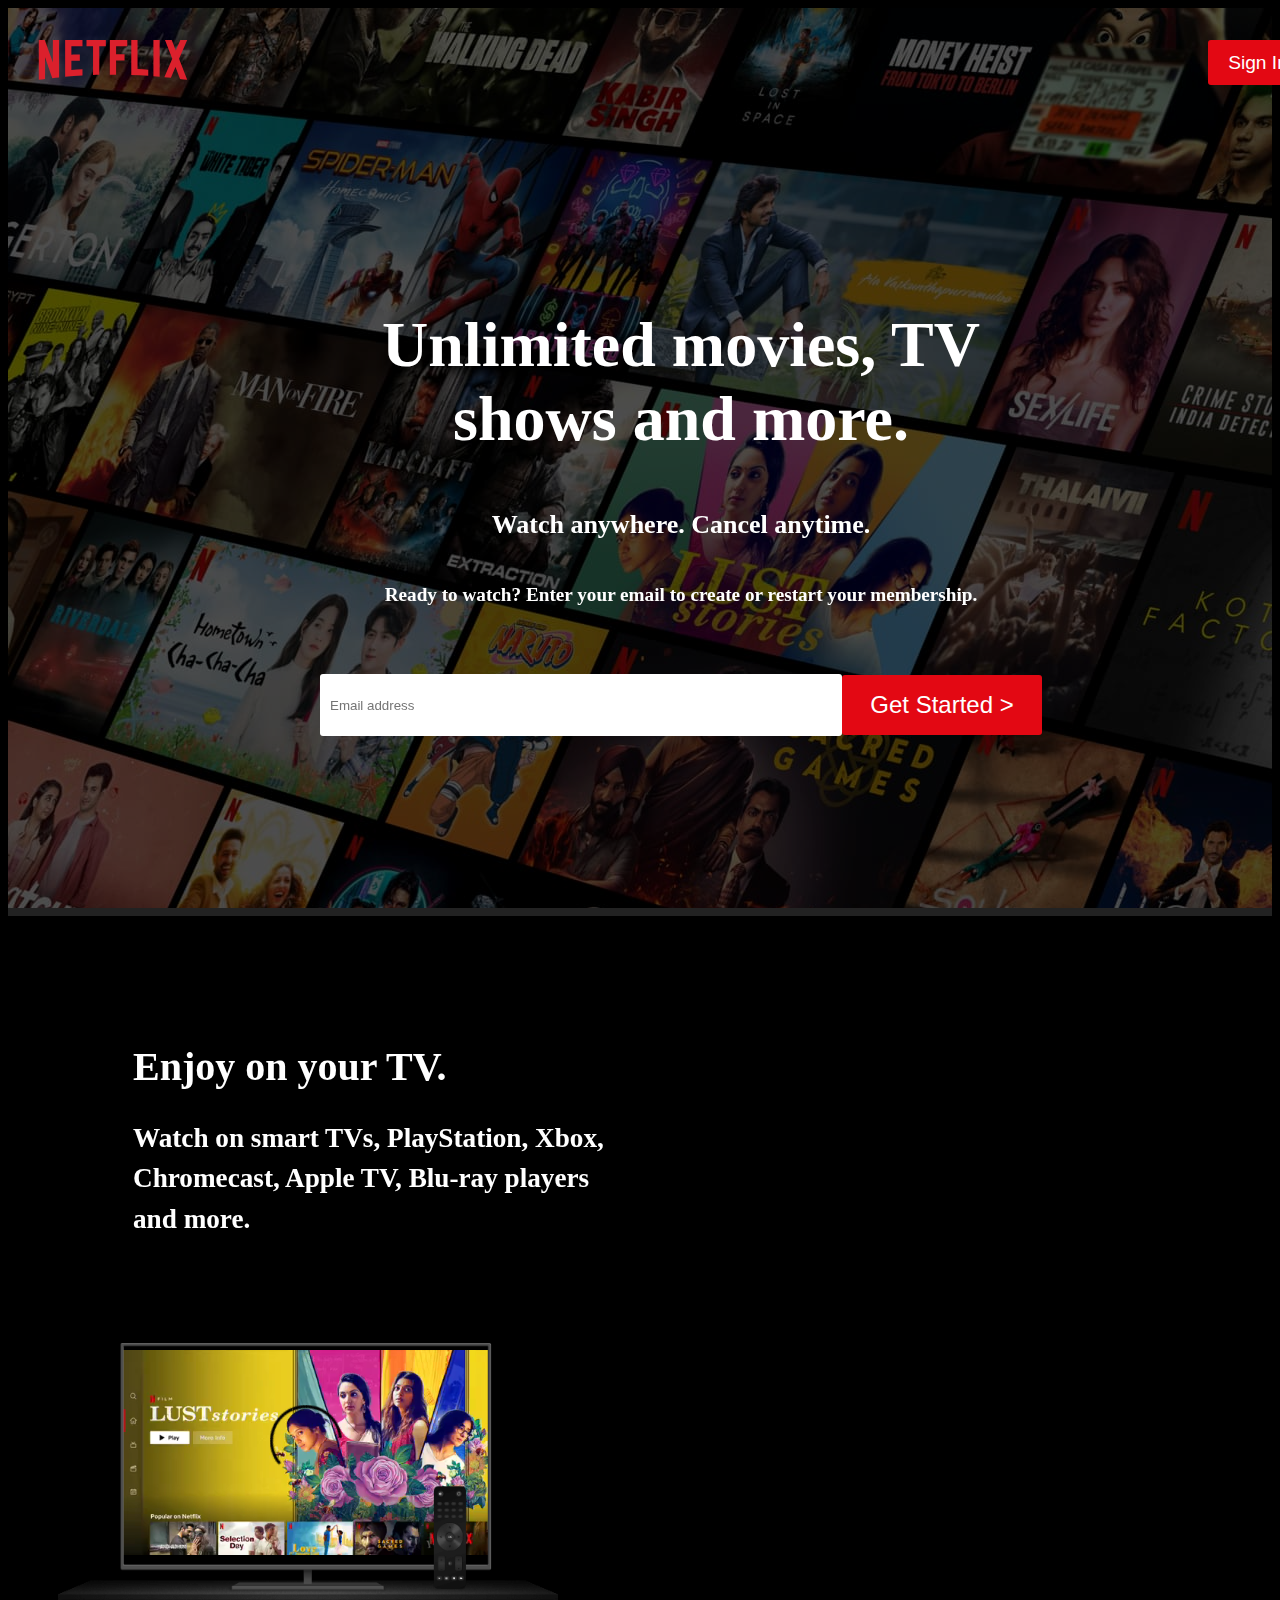
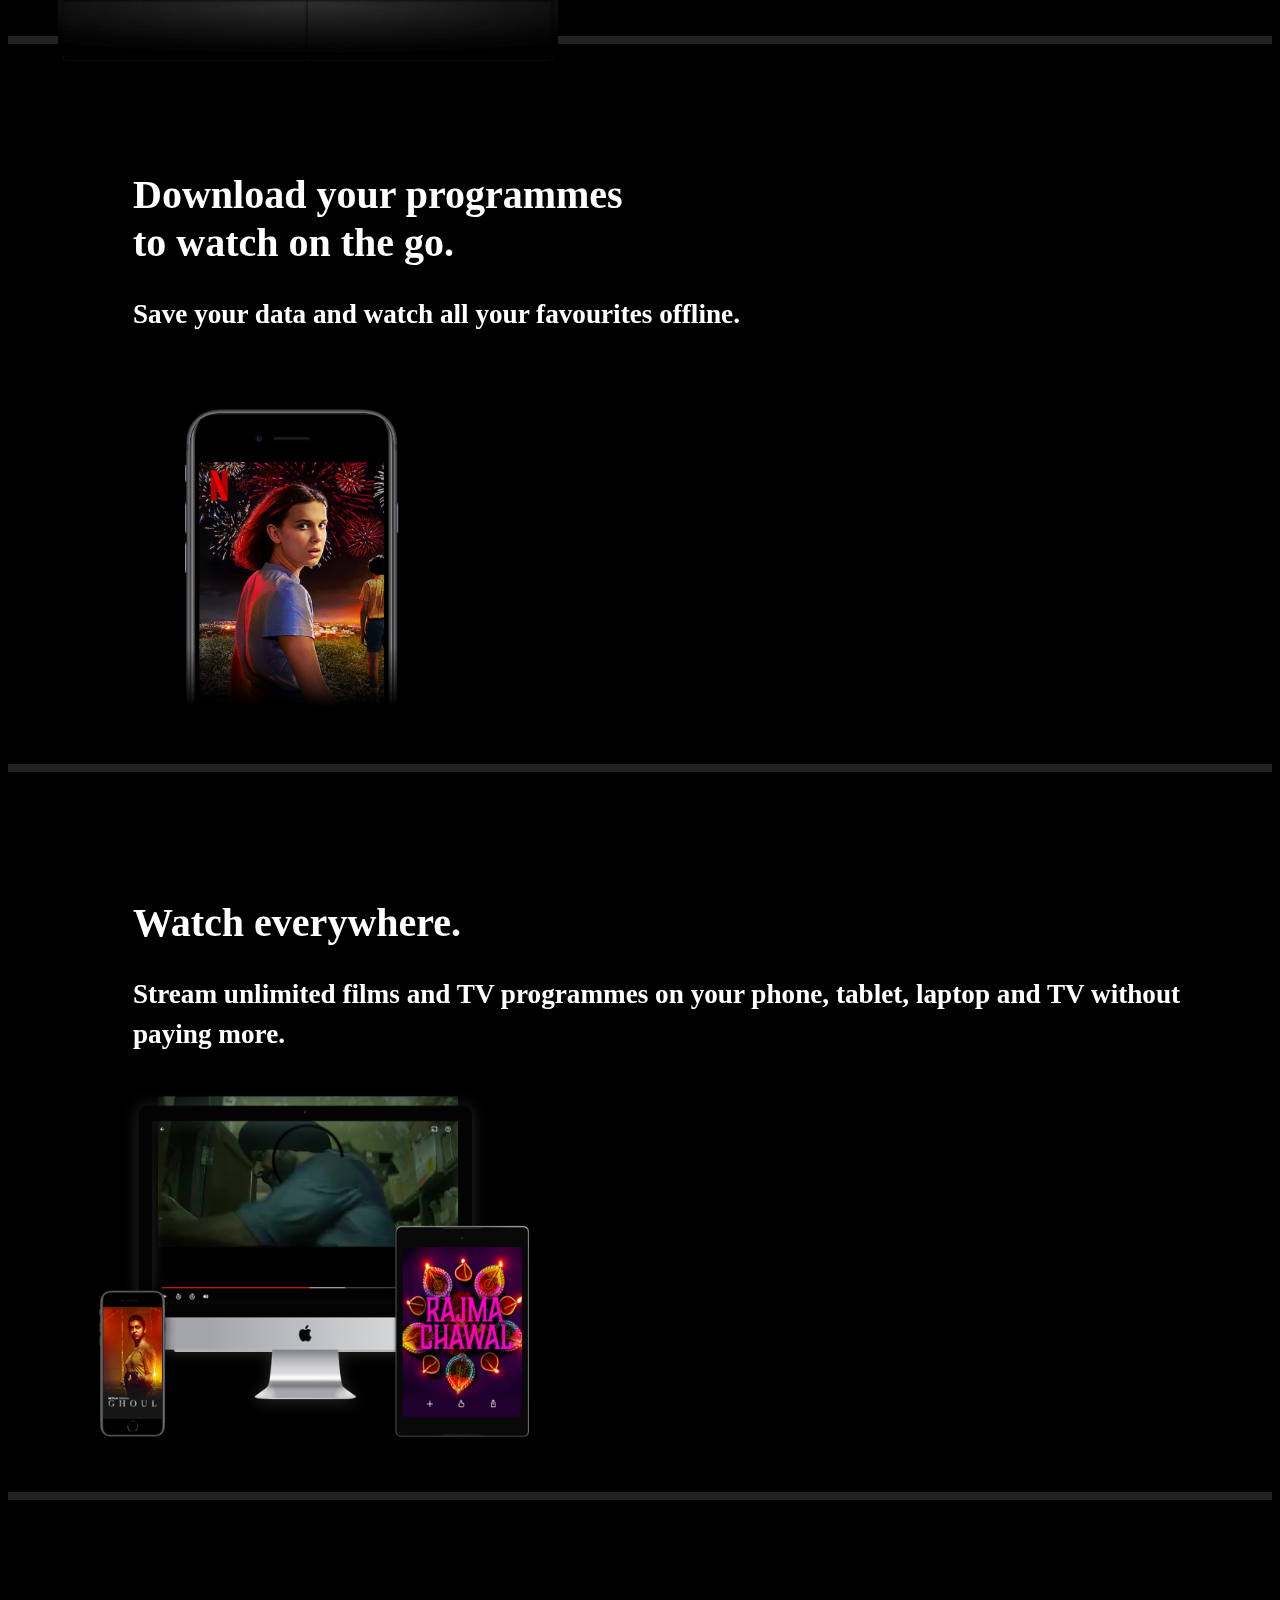
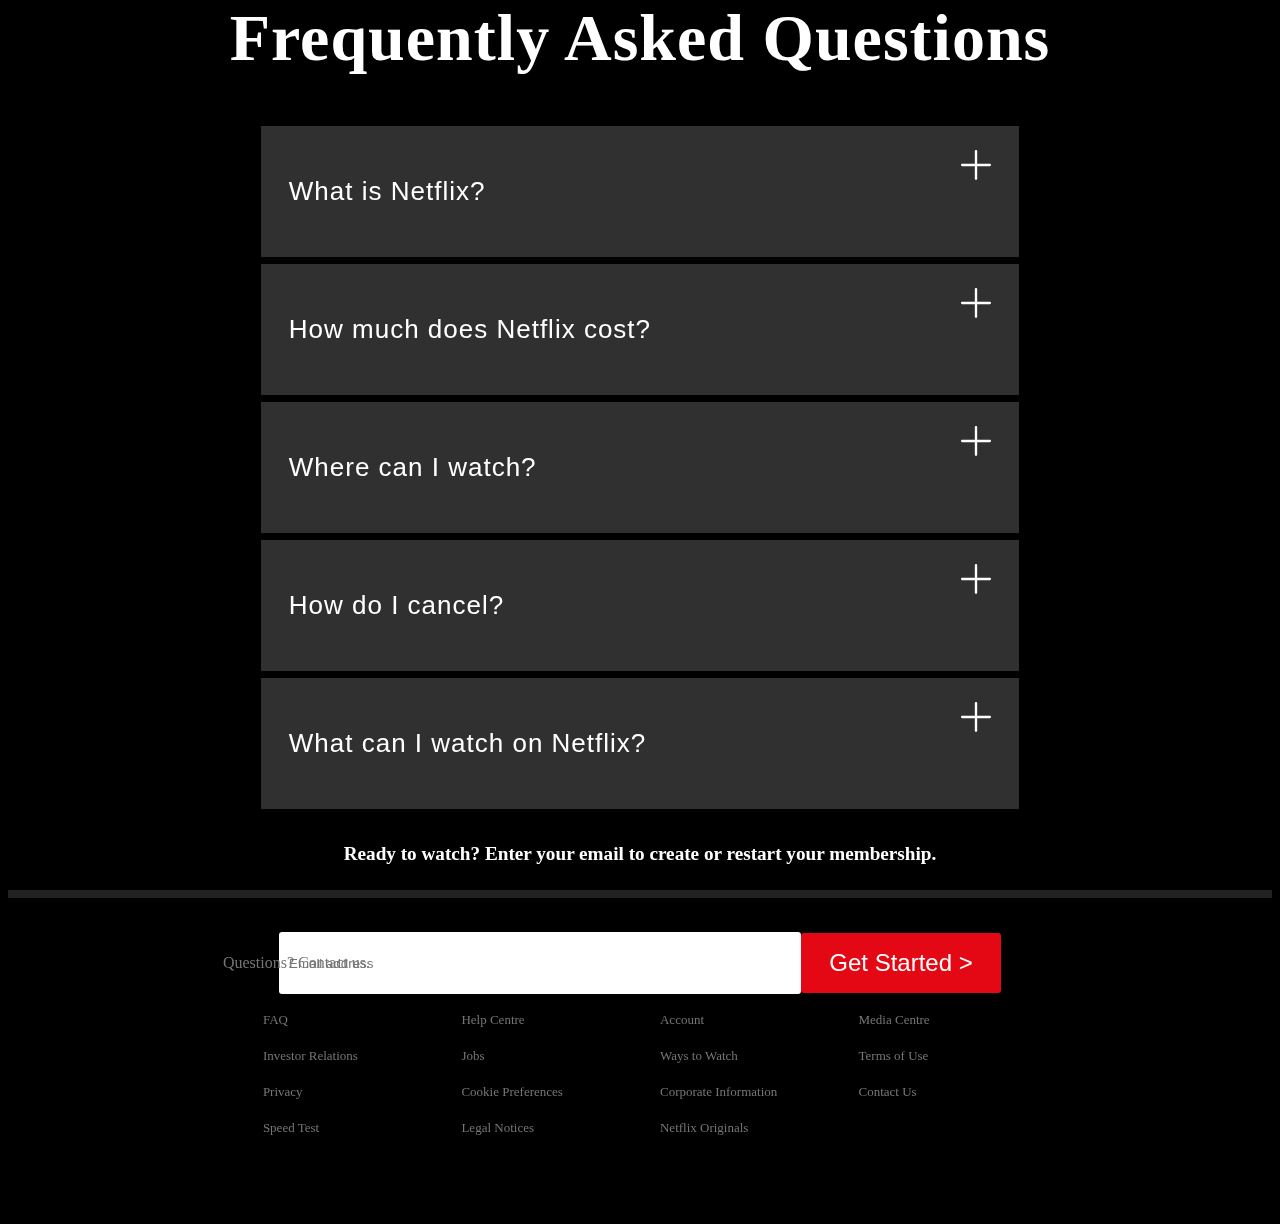
<file: Netflix/index.html>
<!DOCTYPE html>
<html lang="en">
<head>
    <meta charset="UTF-8">
    <meta http-equiv="X-UA-Compatible" content="IE=edge">
    <meta name="viewport" content="width=device-width, initial-scale=1.0">

    <!--Google Fonts-->
    <link rel="preconnect" href="https://fonts.googleapis.com">
    <link rel="preconnect" href="https://fonts.gstatic.com" crossorigin>
    <link href="https://fonts.googleapis.com/css2?family=Montserrat:wght@200;300;400;500;600&display=swap" rel="stylesheet">
    <link rel="stylesheet" href="https://cdnjs.cloudflare.com/ajax/libs/font-awesome/4.7.0/css/font-awesome.min.css">
     <!--Bootstrap-->
    <script src="https://ajax.googleapis.com/ajax/libs/jquery/2.2.0/jquery.min.js"></script>
    <link href="https://cdn.jsdelivr.net/npm/bootstrap@5.0.2/dist/css/bootstrap.min.css" rel="stylesheet" integrity="sha384-EVSTQN3/azprG1Anm3QDgpJLIm9Nao0Yz1ztcQTwFspd3yD65VohhpuuCOmLASjC" crossorigin="anonymous">
    <script src="https://cdn.jsdelivr.net/npm/bootstrap@5.0.2/dist/js/bootstrap.bundle.min.js" integrity="sha384-MrcW6ZMFYlzcLA8Nl+NtUVF0sA7MsXsP1UyJoMp4YLEuNSfAP+JcXn/tWtIaxVXM" crossorigin="anonymous"></script>
    <link rel="stylesheet" href="style.css">
    <link rel="icon" href="netflix-icon.svg">
    <title>Netflix India - Watch TV Shows Online, Watch Movies Online</title>
</head>
<body>
    <div class="top-container">
        <img class="bg" src="bg.jpg" alt="background">
        <div class="header-wrapper">
                <img class="logo" src="netflix.svg" alt="Netflix">
                <form action="signIn.html" method="post">
                    <button  type="submit" class="btn-Sign-In">Sign In</button>
                </form>
        </div>
        <div class="showcase-content">
            <h1 class="heading">Unlimited movies, TV<br> shows and more.</h1>
            <h2 class="sub-heading">Watch anywhere. Cancel anytime.</h2>
            <h4 class="info">Ready to watch? Enter your email to create or restart your membership.</h4>
            <form class="membership" method="POST">
                <input type="email" placeholder="Email address">
                <button type="submit">Get Started ></button>
            </form>
        </div>
    </div>

    <div class="second-container">
        <div class="container-fluid">
            <div class="row">
                <div class="col-lg-6 text1">
                    <h1 class="middle-heading">Enjoy on your TV.</h1>
                    <h2 class="middle-sub-heading">Watch on smart TVs, PlayStation, Xbox,<br> Chromecast, Apple TV, Blu-ray players<br> and more.</h2>
                </div>
                <div class="col-lg-6">
                    <div class="tv-container">
                        <img class="tv" src="tv.png" alt="TV">
                        <video controls="controls autoplay"  autoplay muted loop playsinline width="365" height="400">
                            <source src="video-tv-1.mp4" type="video/mp4">
                        </video>
                    </div>
                </div>
            </div>
        </div>
    </div>
    <div class="second-container">
        <div class="container-fluid">
            <div class="row">
                <div class="col-lg-6 col-xs-12 text1">
                    <h1 class="middle-heading">Download your programmes<br>to watch on the go.</h1>
                    <h2 class="middle-sub-heading">Save your data and watch all your favourites offline.</h2>
                </div>
                <div class="col-lg-6 col-xs-12">
                    <img class="phone" src="phone.jpg" alt="phone">
                </div>
            </div>
        </div>
    </div>
    <div class="second-container">
        <div class="container-fluid">
            <div class="row">
                <div class="col-lg-6 text1">
                    <h1 class="middle-heading">Watch everywhere.</h1>
                    <h2 class="middle-sub-heading">Stream unlimited films and TV programmes on your phone, tablet, laptop and TV without paying more.</h2>
                </div>
                <div class="col-lg-6">
                    <div class="tv-container2">
                        <img class="tv" src="tv2.png" alt="TV2">
                        <video controls="controls autoplay"  autoplay muted loop playsinline width="300" height="400">
                            <source src="video2.mp4" type="video/mp4">
                        </video>
                    </div>
                </div>
            </div>
        </div>
    </div>

    <section class="questions">
        <div class="faq_head">
            <h1>Frequently Asked Questions</h1>
        </div>
        <div class="collapsible-menu">
            <button type="button" class="collapsible">
                <h3>
                    What is Netflix?
                </h3>
                <img src="plus.svg" class="expand_icon">
            </button>
            <div class="content">
                <p>Netflix is a streaming service that offers a wide variety of award-winning TV shows, movies, anime,
                    documentaries and more – on thousands of internet-connected devices.
                </p><br>

                <p>You can watch as much as you want, whenever you want, without a single ad – all for one low monthly
                    price. There's always something new to discover, and new TV shows and movies are added every week!
                </p>
            </div>
        </div>
        <div class="collapsible-menu">
            <button type="button" class="collapsible">
                <h3>
                    How much does Netflix cost?
                </h3>
                <img src="plus.svg" class="expand_icon">
            </button>
            <div class="content">
                <p>Watch Netflix on your smartphone, tablet, Smart TV, laptop, or streaming device, all for one fixed
                    monthly fee. Plans range from ₹ 199 to ₹ 799 a month. No extra costs, no contracts.
                </p>
            </div>
        </div>
        <div class="collapsible-menu">
            <button type="button" class="collapsible">
                <h3>
                    Where can I watch?
                </h3>
                <img src="plus.svg" class="expand_icon">
            </button>
            <div class="content">
                <p>Watch anywhere, anytime, on an unlimited number of devices. Sign in with your Netflix account to
                    watch instantly on the web at netflix.com from your personal computer or on any internet-connected
                    device that offers the Netflix app, including smart TVs, smartphones, tablets, streaming media
                    players and game consoles.
                </p><br>

                <p>You can also download your favourite shows with the iOS, Android, or Windows 10 app. Use downloads to
                    watch while you're on the go and without an internet connection. Take Netflix with you anywhere.
                </p>
            </div>
        </div>
        <div class="collapsible-menu">
            <button type="button" class="collapsible">
                <h3>
                    How do I cancel?
                </h3>
                <img src="plus.svg" class="expand_icon">
            </button>
            <div class="content">
                <p>Netflix is flexible. There are no annoying contracts and no commitments. You can easily cancel your
                    account online in two clicks. There are no cancellation fees – start or stop your account anytime.
                </p>
            </div>
        </div>
        <div class="collapsible-menu">
            <button type="button" class="collapsible">
                <h3>
                    What can I watch on Netflix?
                </h3>
                <img src="plus.svg" class="expand_icon">
            </button>
            <div class="content">
                <p>Netflix has an extensive library of feature films, documentaries, TV shows, anime, award-winning
                    Netflix originals, and more. Watch as much as you want, anytime you want.</p>
            </div>
        </div>
        <h4 class="info">Ready to watch? Enter your email to create or restart your membership.</h4>
            <form class="membership" method="POST">
                <input type="email" placeholder="Email address">
                <button type="submit">Get Started ></button>
            </form>
    </section>

    <footer>
        <p>Questions? Contact us.</p>
        <ul class="footer-elements">
            <li class="footer-element">
                <a href="#"><span>FAQ</span></a>
            </li>
            <li class="footer-element">
                <a href="#"><span>Help Centre</span></a>
            </li>
            <li class="footer-element">
                <a href="#"><span>Account</span></a>
            </li>
            <li class="footer-element">
                <a href="#"><span>Media Centre</span></a>
            </li>
            <li class="footer-element">
                <a href="#"><span>Investor Relations</span></a>
            </li>
            <li class="footer-element">
                <a href="#"><span>Jobs</span></a>
            </li>
            <li class="footer-element">
                <a href="#"><span>Ways to Watch</span></a>
            </li>
            <li class="footer-element">
                <a href="#"><span>Terms of Use</span></a>
            </li>
            <li class="footer-element">
                <a href="#"><span>Privacy</span></a>
            </li>
            <li class="footer-element">
                <a href="#"><span>Cookie Preferences</span></a>
            </li>
            <li class="footer-element">
                <a href="#"><span>Corporate Information</span></a>
            </li>
            <li class="footer-element">
                <a href="#"><span>Contact Us</span></a>
            </li>
            <li class="footer-element">
                <a href="#"><span>Speed Test</span></a>
            </li>
            <li class="footer-element">
                <a href="#"><span>Legal Notices</span></a>
            </li>
            <li class="footer-element">
                <a href="#"><span>Netflix Originals</span></a>
            </li>
        </ul>
    </footer>

    <script src="script.js"></script>
</body>
</file>
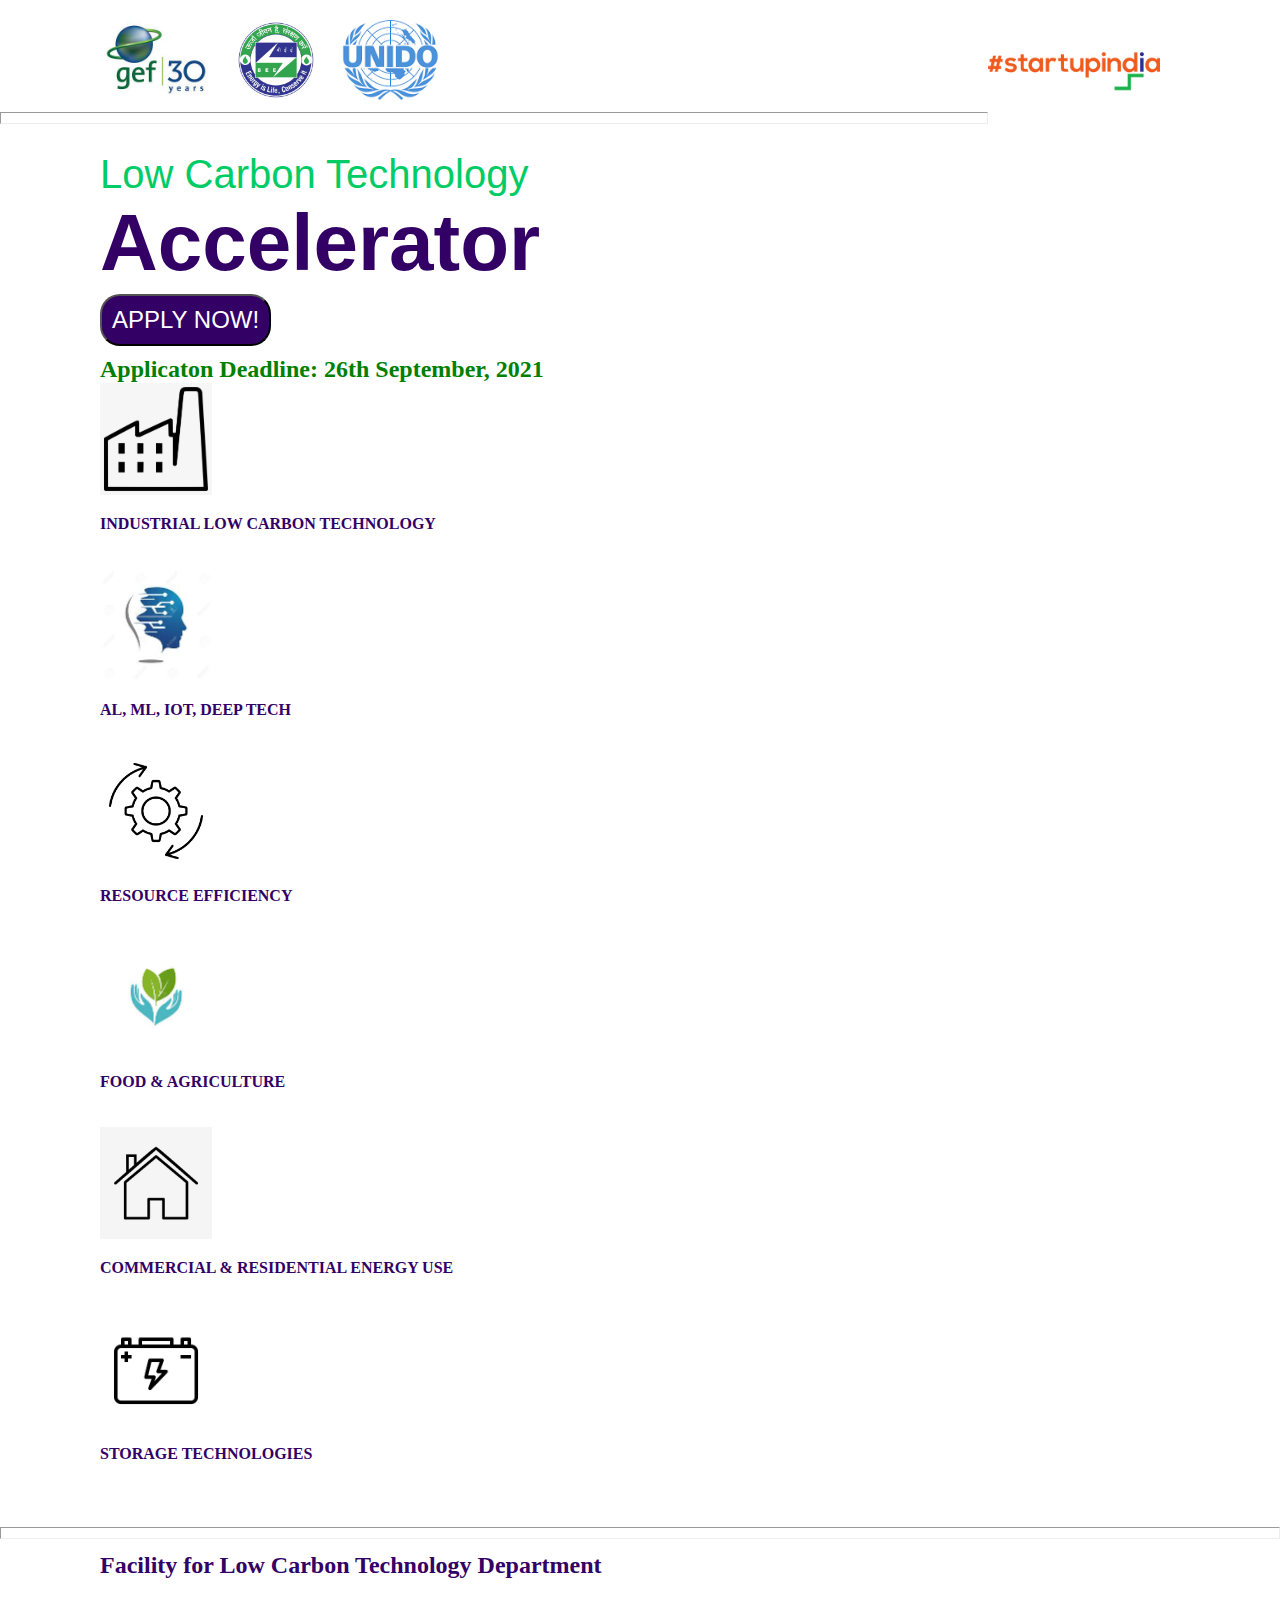
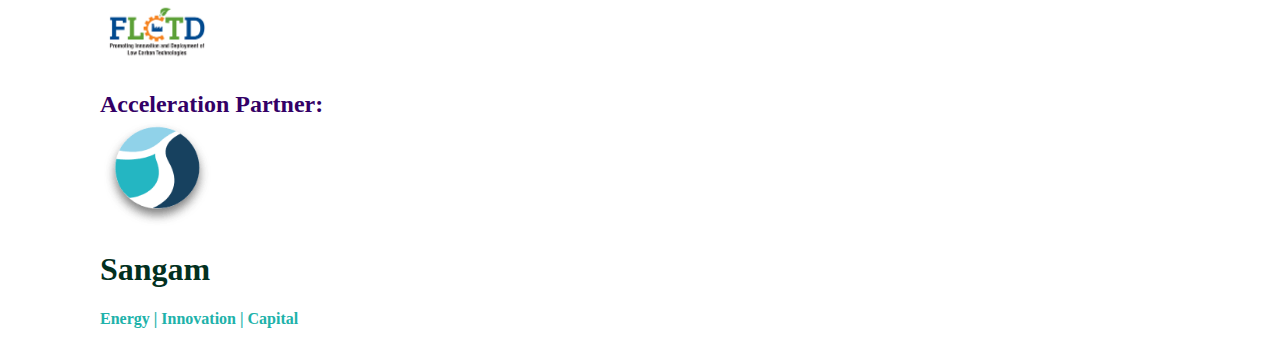
<file: project2/index.html>
<!DOCTYPE html>
<html lang="en">
<head>
    <meta charset="UTF-8">
    <meta http-equiv="X-UA-Compatible" content="IE=edge">
    <meta name="viewport" content="width=device-width, initial-scale=1.0">

    <!--Google Fonts-->
    <link rel="preconnect" href="https://fonts.googleapis.com">
    <link rel="preconnect" href="https://fonts.gstatic.com" crossorigin>
    <link href="https://fonts.googleapis.com/css2?family=Montserrat:wght@200;300;400;500;600&display=swap" rel="stylesheet">
    
     <!--Bootstrap-->
    <script src="https://ajax.googleapis.com/ajax/libs/jquery/2.2.0/jquery.min.js"></script>
    <link href="https://cdn.jsdelivr.net/npm/bootstrap@5.0.2/dist/css/bootstrap.min.css" rel="stylesheet" integrity="sha384-EVSTQN3/azprG1Anm3QDgpJLIm9Nao0Yz1ztcQTwFspd3yD65VohhpuuCOmLASjC" crossorigin="anonymous">
    <script src="https://cdn.jsdelivr.net/npm/bootstrap@5.0.2/dist/js/bootstrap.bundle.min.js" integrity="sha384-MrcW6ZMFYlzcLA8Nl+NtUVF0sA7MsXsP1UyJoMp4YLEuNSfAP+JcXn/tWtIaxVXM" crossorigin="anonymous"></script>
    <link rel="stylesheet" href="style.css">
    <title>#Startupindia</title>
</head>
<body>
    <div class="top-container">
        <img class="gef-logo logo" src="gef.jpg" alt="gef-logo">
        <img class="energy-logo logo" src="energy.jpg" alt="energy-logo">
        <img class="unido-logo logo" src="unido.png" alt="unido-logo">
        <img class="start-India logo" src="Startup-India.png" alt="Startup-India-logo">
    </div>

    <hr style="height: 10px; color: skyblue">
    <div class="middle-container">
        <div class="row">
            <div class="col-lg-6">
                <h2 class="sub-heading-1">Low Carbon Technology</h2>
                <h1 class="main-heading">Accelerator</h1>
                <button class="btn" type="button">APPLY NOW!</button>
                <h3 class="sub-heading-2">Applicaton Deadline: 26th September, 2021</h3>
            </div>

            <div class="col-lg-6">
                <div class="container-fluid">
                    <div class="row">
                        <div class="col-lg-4 icons">
                            <img class="icon-img" src="factory.png" alt="industry-logo">
                            <h3 class="icon-heading">Industrial low carbon Technology</h3>
                        </div>
                        <div class="col-lg-4 icons">
                            <img class="icon-img al" src="Al.jpg" alt="al_logo">
                            <h3 class="icon-heading">Al, Ml, Iot, Deep tech</h3>
                        </div>
                        <div class="col-lg-4 icons">
                            <img class="icon-img" src="resource.png" alt="resorce_logo">
                            <h3 class="icon-heading">Resource Efficiency</h3>
                        </div>
                    </div>
                    <div class="row">
                        <div class="col-lg-4 icons">
                            <img class="icon-img food" src="food.jpg" alt="food_logo">
                            <h3 class="icon-heading">Food & Agriculture</h3>
                        </div>
                        <div class="col-lg-4 icons">
                            <img class="icon-img" src="home.jpg" alt="home-logo">
                            <h3 class="icon-heading">Commercial & Residential energy use</h3>
                        </div>
                        <div class="col-lg-4 icons">
                            <img class="icon-img" src="storage.jpg" alt="storage-logo">
                            <h3 class="icon-heading">Storage Technologies</h3>
                        </div>
                    </div>
                </div>
            </div>
        </div>
    </div><!--end of middle-container-->
  
    <hr style="height: 10px; color: skyblue">

    <div class="grid-container">
        <div class="container-fluid">
            <div class="row">
                <div class="col-lg-6">
                    <div class="row">
                        <div class="col-lg-6">
                            <h2 class="bottom-heading">Facility for Low Carbon Technology Department</h2>
                        </div>
                        <div class="col-lg-6">
                            <img class="flctd-logo" src="flctd.png" alt="flctd-logo">
                        </div>
                    </div>
                </div>
                    
                <div class="col-lg-6">
                    <div class="row">
                        <div class="col-lg-4 footer-info">
                            <h2 class="bottom-heading">Acceleration Partner:</h2>
                        </div>
                        <div class="col-lg-4 footer-info">
                            <img class="sangam_logo" src="sangam.png" alt="sangam-logo">
                        </div>
                        <div class="col-lg-4 footer-info">
                            <h1 class="Sangam">Sangam</h1>
                            <p class="sangam-info">Energy | Innovation | Capital</p>
                        </div>
                    </div>
                </div>           
            </div>
        </div>
    </div>
</body>
</html>
</file>
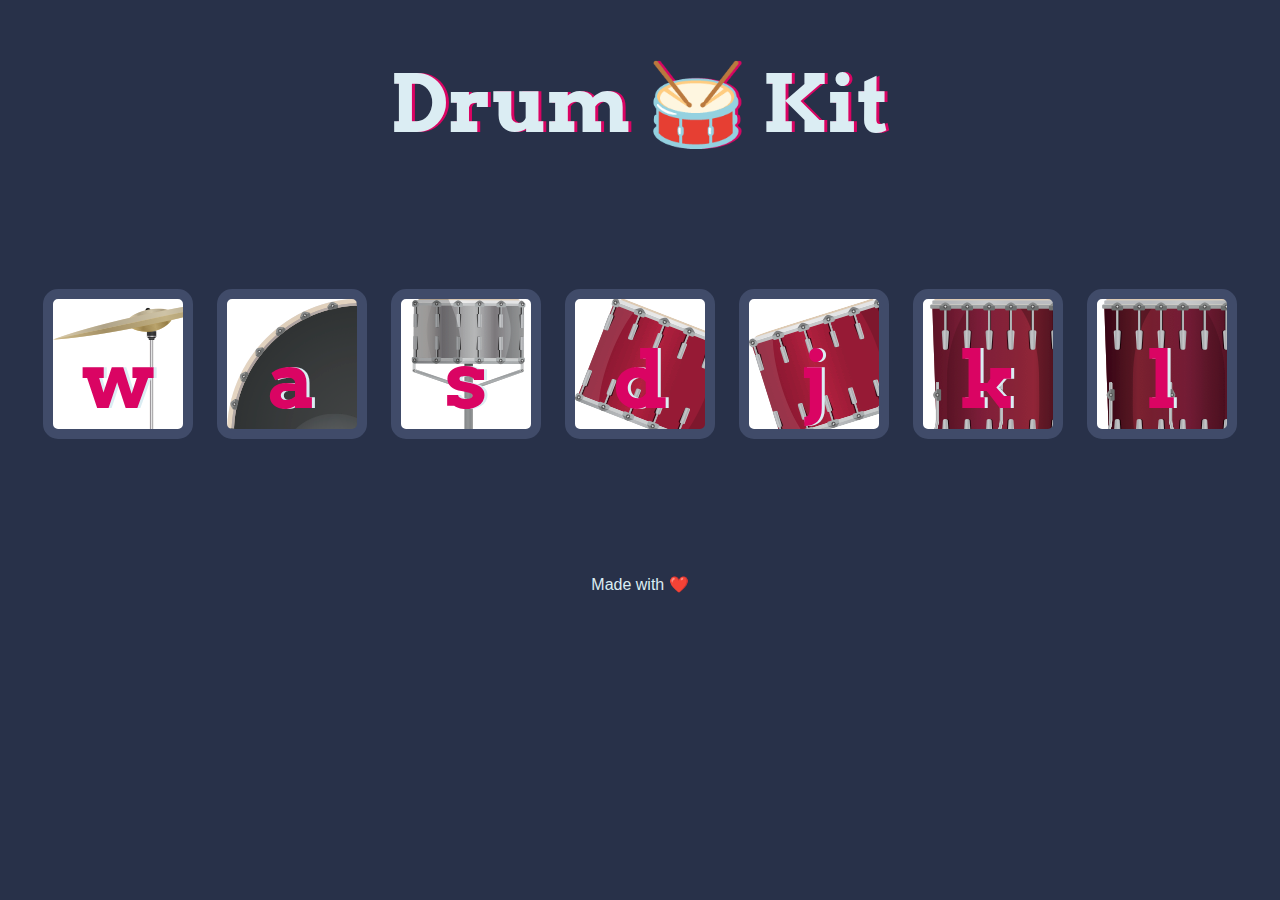
<file: project3/index.html>
<!DOCTYPE html>
<html lang="en" dir="ltr">

<head>
  <meta charset="utf-8">
  <title>Drum Kit</title>
  <link rel="stylesheet" href="styles.css">
  <link href="https://fonts.googleapis.com/css?family=Arvo" rel="stylesheet">
</head>

<body>

  <h1 id="title">Drum 🥁 Kit</h1>
  <div class="set">
    <button class="w drum">w</button>
    <button class="a drum">a</button>
    <button class="s drum">s</button>
    <button class="d drum">d</button>
    <button class="j drum">j</button>
    <button class="k drum">k</button>
    <button class="l drum">l</button>
  </div>

  <script src="index.js" charset="utf-8"></script>
</body>

<footer>
  Made with ❤️
</footer>

</html>
</file>
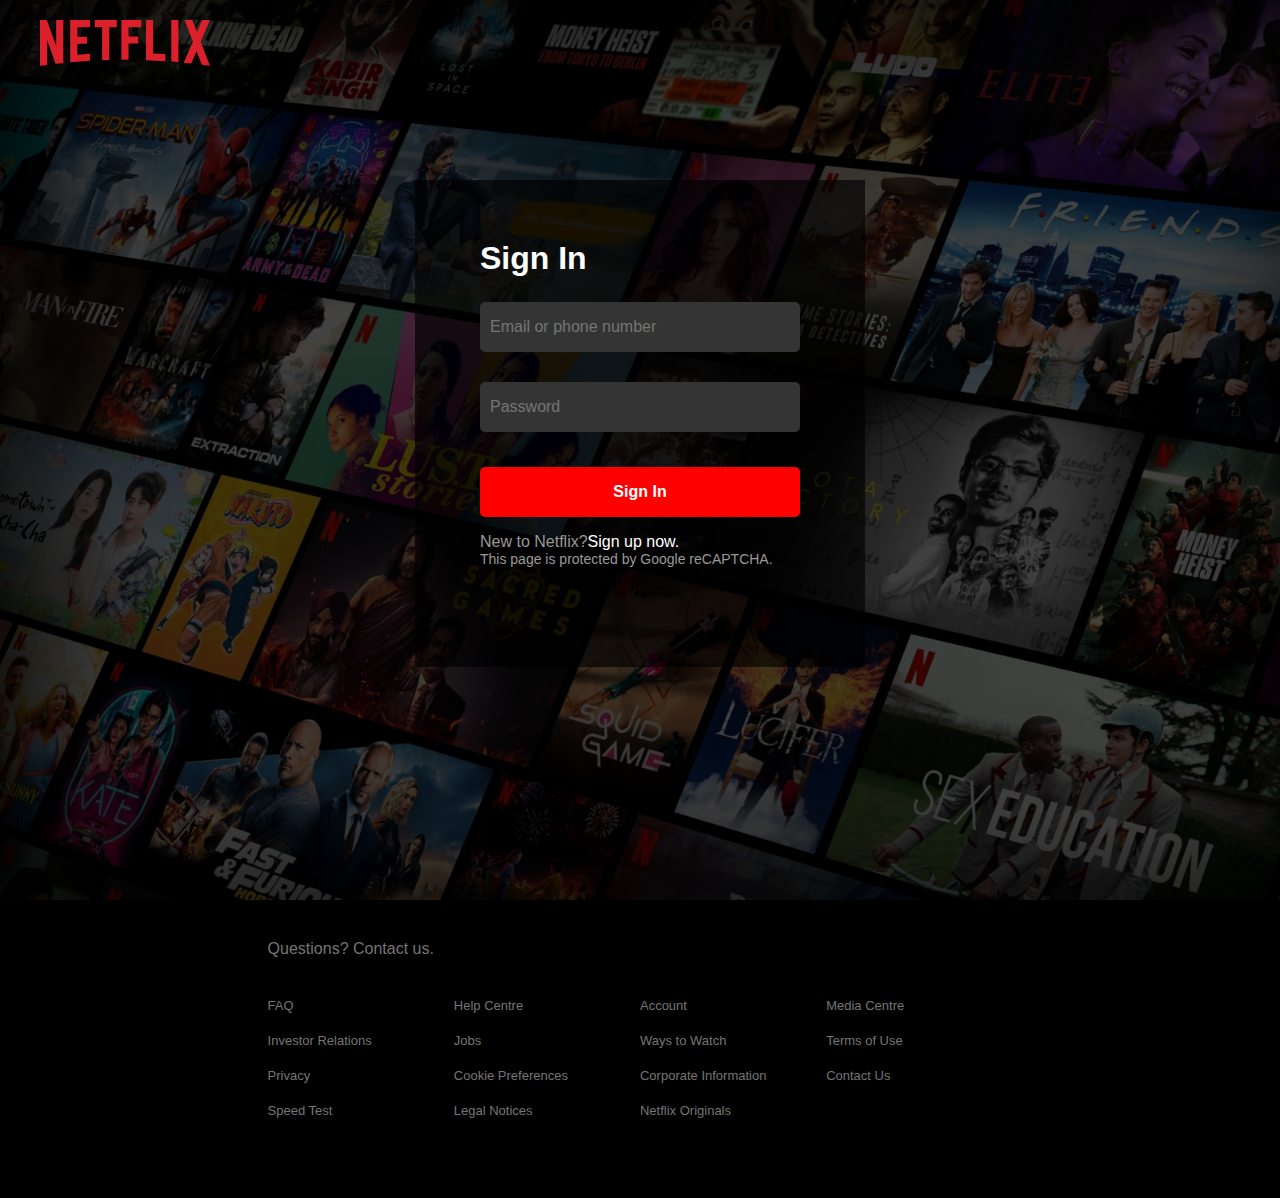
<file: Netflix/signIn.html>
<!DOCTYPE html>
<html lang="en">
<head>
    <meta charset="UTF-8">
    <meta http-equiv="X-UA-Compatible" content="IE=edge">
    <meta name="viewport" content="width=device-width, initial-scale=1.0">

    <!--Google Fonts-->
    <link rel="preconnect" href="https://fonts.googleapis.com">
    <link rel="preconnect" href="https://fonts.gstatic.com" crossorigin>
    <link href="https://fonts.googleapis.com/css2?family=Montserrat:wght@200;300;400;500;600&display=swap" rel="stylesheet">
    <link rel="stylesheet" href="https://cdnjs.cloudflare.com/ajax/libs/font-awesome/4.7.0/css/font-awesome.min.css">
     <!--Bootstrap-->
    <script src="https://ajax.googleapis.com/ajax/libs/jquery/2.2.0/jquery.min.js"></script>
    <link href="https://cdn.jsdelivr.net/npm/bootstrap@5.0.2/dist/css/bootstrap.min.css" rel="stylesheet" integrity="sha384-EVSTQN3/azprG1Anm3QDgpJLIm9Nao0Yz1ztcQTwFspd3yD65VohhpuuCOmLASjC" crossorigin="anonymous">
    <script src="https://cdn.jsdelivr.net/npm/bootstrap@5.0.2/dist/js/bootstrap.bundle.min.js" integrity="sha384-MrcW6ZMFYlzcLA8Nl+NtUVF0sA7MsXsP1UyJoMp4YLEuNSfAP+JcXn/tWtIaxVXM" crossorigin="anonymous"></script>
    <link rel="stylesheet" href="signIn.css">
    <link rel="icon" href="netflix-icon.svg">
    <title>Netflix</title>
</head>
<body>
    <header class="showcase">
        <div class="header-wrapper">
            <form method="post" action="index.html">
                <a href="index.html"><img class="logo" src="netflix.svg" alt="Netflix"></a>
            </form>
        </div>
        <div class="showcase-content">
            <div class="formm">
                <form action="signUp.html" method="post">
                    <h1>Sign In</h1>
                    <div class="info">
                        <input class="email" type="email" placeholder="Email or phone number"> <br>
                        <input class="email" type="password" placeholder="Password">
                    </div>

                    <div class="btn">
                       <button class="btn-primary" type="submit">Sign In</button>
                    </div>

                    <div class="user">
                        <div>
                            <p>New to Netflix?</p>
                        </div>
                        <a href="signUp.html">Sign up now.</a>
                    </div>
                    <div class="captcha">
                        <p>This page is protected by Google reCAPTCHA.</p>
                    </div>
                </form>
            
            </div>
        </div>           
    </header>

    <footer>
        <p>Questions? Contact us.</p>
        <ul class="footer-elements">
            <li class="footer-element">
                <a href="#"><span>FAQ</span></a>
            </li>
            <li class="footer-element">
                <a href="#"><span>Help Centre</span></a>
            </li>
            <li class="footer-element">
                <a href="#"><span>Account</span></a>
            </li>
            <li class="footer-element">
                <a href="#"><span>Media Centre</span></a>
            </li>
            <li class="footer-element">
                <a href="#"><span>Investor Relations</span></a>
            </li>
            <li class="footer-element">
                <a href="#"><span>Jobs</span></a>
            </li>
            <li class="footer-element">
                <a href="#"><span>Ways to Watch</span></a>
            </li>
            <li class="footer-element">
                <a href="#"><span>Terms of Use</span></a>
            </li>
            <li class="footer-element">
                <a href="#"><span>Privacy</span></a>
            </li>
            <li class="footer-element">
                <a href="#"><span>Cookie Preferences</span></a>
            </li>
            <li class="footer-element">
                <a href="#"><span>Corporate Information</span></a>
            </li>
            <li class="footer-element">
                <a href="#"><span>Contact Us</span></a>
            </li>
            <li class="footer-element">
                <a href="#"><span>Speed Test</span></a>
            </li>
            <li class="footer-element">
                <a href="#"><span>Legal Notices</span></a>
            </li>
            <li class="footer-element">
                <a href="#"><span>Netflix Originals</span></a>
            </li>
        </ul>
    </footer>

    <script src="script.js"></script>
</body>
</html>
</file>
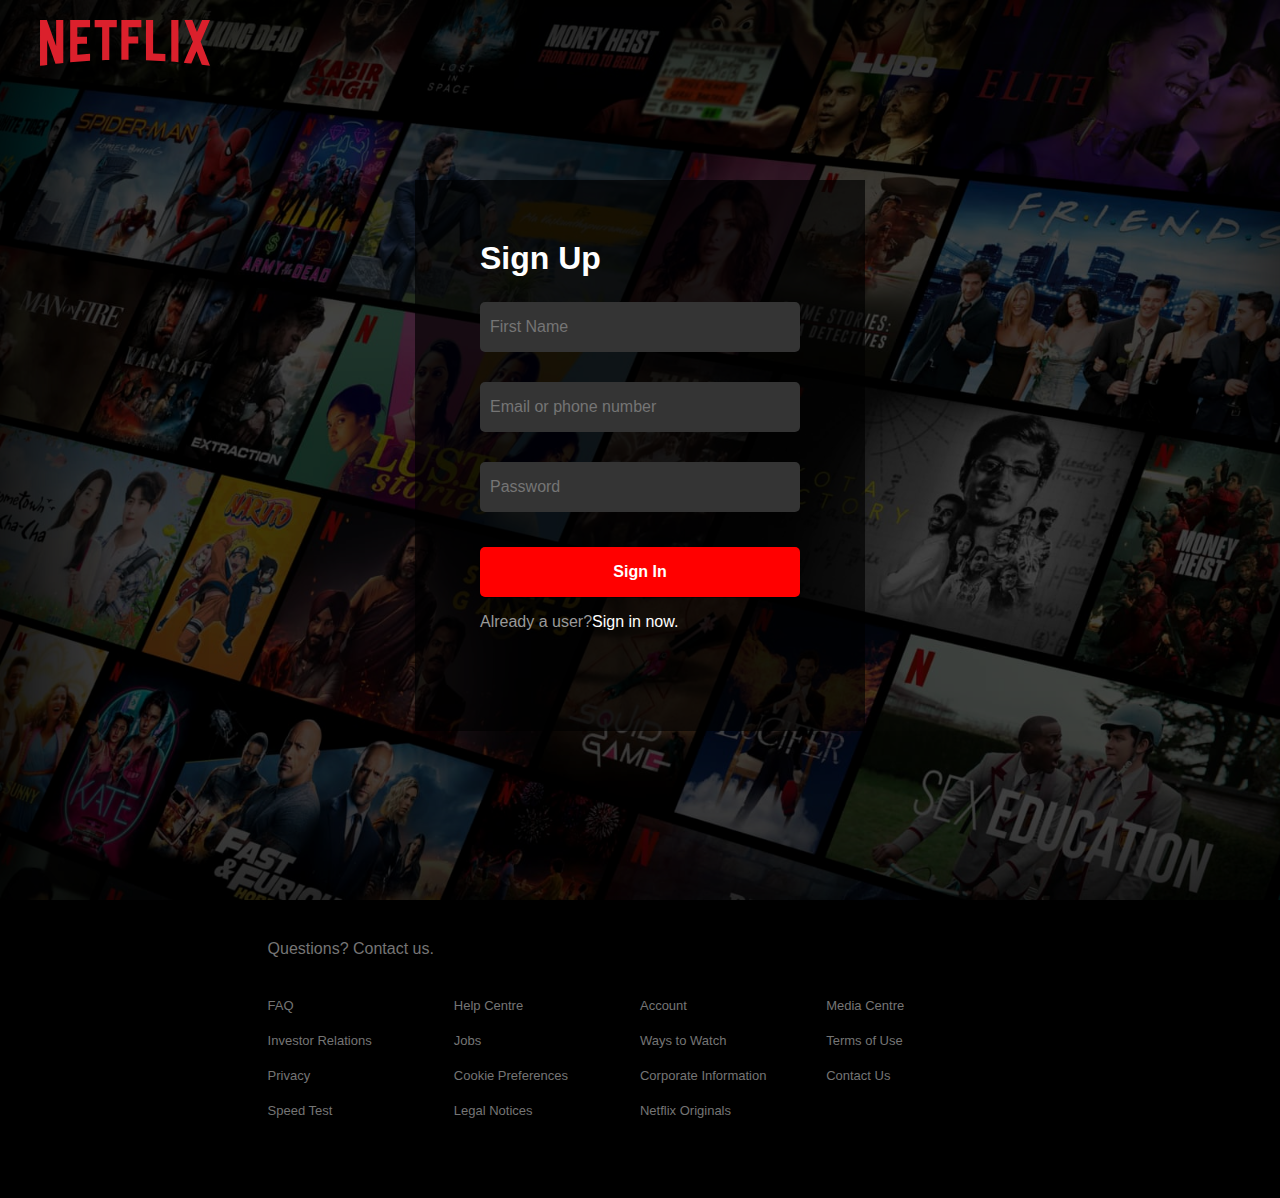
<file: Netflix/signUp.html>
<!DOCTYPE html>
<html lang="en">
<head>
    <meta charset="UTF-8">
    <meta http-equiv="X-UA-Compatible" content="IE=edge">
    <meta name="viewport" content="width=device-width, initial-scale=1.0">

    <!--Google Fonts-->
    <link rel="preconnect" href="https://fonts.googleapis.com">
    <link rel="preconnect" href="https://fonts.gstatic.com" crossorigin>
    <link href="https://fonts.googleapis.com/css2?family=Montserrat:wght@200;300;400;500;600&display=swap" rel="stylesheet">
    <link rel="stylesheet" href="https://cdnjs.cloudflare.com/ajax/libs/font-awesome/4.7.0/css/font-awesome.min.css">
     <!--Bootstrap-->
    <script src="https://ajax.googleapis.com/ajax/libs/jquery/2.2.0/jquery.min.js"></script>
    <link href="https://cdn.jsdelivr.net/npm/bootstrap@5.0.2/dist/css/bootstrap.min.css" rel="stylesheet" integrity="sha384-EVSTQN3/azprG1Anm3QDgpJLIm9Nao0Yz1ztcQTwFspd3yD65VohhpuuCOmLASjC" crossorigin="anonymous">
    <script src="https://cdn.jsdelivr.net/npm/bootstrap@5.0.2/dist/js/bootstrap.bundle.min.js" integrity="sha384-MrcW6ZMFYlzcLA8Nl+NtUVF0sA7MsXsP1UyJoMp4YLEuNSfAP+JcXn/tWtIaxVXM" crossorigin="anonymous"></script>
    <link rel="stylesheet" href="signUp.css">
    <link rel="icon" href="netflix-icon.svg">
    <title>Netflix</title>
</head>
<body>
    <header class="showcase">
        <div class="header-wrapper">
            <form method="post" action="index.html">
                <a href="index.html"><img class="logo" src="netflix.svg" alt="Netflix"></a>
            </form>
        </div>
        <div class="showcase-content">
            <div class="formm">
                <form>
                    <h1>Sign Up</h1>
                    <div class="info">
                        <input class="email" type="name" placeholder="First Name"><br>
                        <input class="email" type="email" placeholder="Email or phone number"> <br>
                        <input class="email" type="password" placeholder="Password">
                    </div>

                    <div class="btn">
                       <button class="btn-primary" type="submit">Sign In</button>
                    </div>

                    <div class="user">
                        <div>
                            <p>Already a user?</p>   
                        </div>
                            <a href="signIn.html">Sign in now.</a>
                    </div>
                </form>
            
            </div>
        </div>           
    </header>

    <footer>
        <p>Questions? Contact us.</p>
        <ul class="footer-elements">
            <li class="footer-element">
                <a href="#"><span>FAQ</span></a>
            </li>
            <li class="footer-element">
                <a href="#"><span>Help Centre</span></a>
            </li>
            <li class="footer-element">
                <a href="#"><span>Account</span></a>
            </li>
            <li class="footer-element">
                <a href="#"><span>Media Centre</span></a>
            </li>
            <li class="footer-element">
                <a href="#"><span>Investor Relations</span></a>
            </li>
            <li class="footer-element">
                <a href="#"><span>Jobs</span></a>
            </li>
            <li class="footer-element">
                <a href="#"><span>Ways to Watch</span></a>
            </li>
            <li class="footer-element">
                <a href="#"><span>Terms of Use</span></a>
            </li>
            <li class="footer-element">
                <a href="#"><span>Privacy</span></a>
            </li>
            <li class="footer-element">
                <a href="#"><span>Cookie Preferences</span></a>
            </li>
            <li class="footer-element">
                <a href="#"><span>Corporate Information</span></a>
            </li>
            <li class="footer-element">
                <a href="#"><span>Contact Us</span></a>
            </li>
            <li class="footer-element">
                <a href="#"><span>Speed Test</span></a>
            </li>
            <li class="footer-element">
                <a href="#"><span>Legal Notices</span></a>
            </li>
            <li class="footer-element">
                <a href="#"><span>Netflix Originals</span></a>
            </li>
        </ul>
    </footer>

    <script src="script.js"></script>
</body>
</html>
</file>
<file: Netflix/style.css>
body{
    padding: 0px;
    background-color: black;
    color: #fff;
}
.top-container{
    width: 100%;
    height: 900px;
    overflow: hidden;
    border-bottom: 8px solid #222;
}

.bg{
    object-fit: cover;
    opacity: 0.4;
}

.header-wrapper{
    padding:20px 20px;
    width: 100%;
    margin: 0 auto;
    position: absolute;
    top:20px;
    display: flex;
    justify-content: space-between;

}

.logo{
    height: 40px;
    width: 170px;
}
.btn-Sign-In{
    width: 100px;
    height: 45px;
    text-decoration: none;
    border: none;
    border-radius: 3px;
    color: white;
    background-color: #E30813;
    font-size: 1.2rem;
}

.showcase-content{
    padding-top:40px;
    position:absolute;
    top:25%;
    left:25%;
}

h1,h2,h4{
    color: #fff;
    text-align: center;
}

.heading{
    font-size: 4rem;
    font-weight: bold;
}

.sub-heading{
    font-size: 1.625rem;
    line-height: 2;
}

.info{
    font-size: 1.2rem;
    line-height: 2;
}
.membership{
    height: 10vh;
    display: flex;
    justify-content: center;
    align-items:center;
    padding-top: 20px;
}
  
.membership input{
    width: 510px;
    height: 60px;
    text-decoration: none;
    border: none;
    border-radius: 3px;
    padding-left: 10px;
}
  
.membership button{
    width: 200px;
    height: 60px;
    text-decoration: none;
    border: none;
    border-radius: 3px;
    color: white;
    background-color: #E30813;
    font-size: 1.5rem;
}
.membership-text{
    color: #ffffff;
    font-size: 20px;
    display: flex;
    justify-content: center;
    align-items: center;
    padding: 10px;
    text-align: center;
}
.second-container{
    height: 500px;
    padding: 50px 50px;
    margin-bottom: 50px;
    padding-bottom: 170px;
    border-bottom: 8px solid #222;
    margin:0;
}
.text1{
    padding-top: 50px;
    padding-left: 75px;
}
.middle-heading{
    font-size: 2.5rem;
    font-weight: bold;
    line-height: 1.2;
    text-align: left;
}
.middle-sub-heading{
    font-size: 1.7rem;
    line-height: 1.5;
    text-align: left;
}
.tv{
    height:400px;
    width:500px;
    z-index:1;
}
.tv-container{
    position: absolute;

}
.tv-container video{
    position: absolute;
    overflow: hidden;
    left: 65px;
    bottom: 14px;
    z-index:-1;
}
.phone{
    height:350px;
}
.tv-container2{
    position: absolute;
}
.tv-container2 video{
    padding-bottom: 100px;
    position:absolute;
    overflow:hidden;
    left: 100px;
    bottom: 10px;
    z-index: -1;
}
.questions{
    border-bottom: 8px solid #222;
    height: 890px;
}
.faq_head{
    text-align: center;
    font-size: 33px;
    color: #ffffff;
    letter-spacing: 1px;
    margin-top: 100px;
    margin-bottom: 50px;
  }
  
  .collapsible-menu{
    width: 60%;
    text-align: center;
    margin: auto;
    margin-top: 5px;
    margin-bottom: 7px;
  }
  
  .collapsible {
    background-color: #303030;
    cursor: pointer;
    padding: 24px 28px;
    width: 100%;
    border: none;
    text-align: left;
    outline: none;
    display: flex;
  }
  
  .collapsible h3{
    color: #fff;
    font-size: 26px;
    font-weight: 500;
    justify-content: center;
    letter-spacing: 1px;
    flex: 1;
  }
  
  .expand_icon {
    width: 30px;
    height: 30px;
    transition: transform 0.3s;
  }
  
  .active, .collapsible:hover {
    background-color: #555;
  }
  
  .content {
    padding: 28px 28px;
    margin: 1px auto;
    text-align: left;
    font-size: 25px;
    display: none;
    overflow: hidden;
    color: #fff;
    background-color: #555;
    transition: transform 0.3s;
  }
/*Footer section*/
footer{
    width: 66%;
    padding:40px 50px;
    margin: 0px auto;
    color: #757575;
    text-decoration: none;
}

footer ul li a{
    text-decoration: none;
    color: #757575;
}
  
footer ul li a:hover{
    text-decoration: underline;
    color:#757575;
}

.footer-elements {
    display: flex;
    flex-wrap: wrap;
    margin: 30px auto
}
  
.footer-element {
    display: block;
    flex-basis: 0;
    flex-grow: 1;
    flex-shrink: 1;
    flex: none;
    width: 25%;
    font-size: 13px;
    margin: 10px 0px;
  }
/*Media screens*/
@media screen and(min-width: 1200px){
    
}
@media screen and (max-width: 992px){
    .second-container{
        height: 800px;
    }
    .showcase-content{
        position: absolute;
        left: 20%;
    }
    .showcase-content .heading{
        font-size: 3rem;
    }
    .membership{
        width: 90%;
    }
    .info{
        width:95%;
    }
    .middle-heading, .middle-sub-heading{
        text-align: center;
    }
    .tv-container, .phone, .tv-container2{
       position: absolute;
       left: 250px;
    }
    .footer-element{
        width: 50%;
    }
}
</file>
<file: project2/style.css>
body{
    margin: 0;
}
.top-container{
    background-color: #fff;
    padding: 20px 100px;
    padding-bottom: 0px;
}
.logo{
    height: 5rem;
    padding-right: 20px;
}

.start-India{
    float:right;
    height: 6rem;
}

.middle-container{
    padding: 20px 100px;
}
.sub-heading-1{
    color: #00CC66;
    font-size: 2.5rem;
    font-weight: lighter;
    font-family: 'Montserrat-Dark', sans-serif;
    margin: 0;
}
.main-heading{
    color: #330066;
    font-size: 5rem;
    margin: 0;
    font-family: 'Montserrat-Dark', sans-serif;
    opacity: 1;
    padding-bottom: 5px;
}
.btn {
    background: #330066;
    background-image: -webkit-linear-gradient(top, #330066, #330066);
    background-image: -moz-linear-gradient(top, #330066, #330066);
    background-image: -ms-linear-gradient(top, #330066, #330066);
    background-image: -o-linear-gradient(top, #330066, #330066);
    background-image: -webkit-gradient(to bottom, #330066, #330066);
    -webkit-border-radius: 20px;
    -moz-border-radius: 20px;
    border-radius: 20px;
    color: #FFFFFF;
    font-family: Helvetica;
    font-size: 1.5rem;
    font-weight: 100;
    padding: 10px;
    text-decoration: none;
    display: inline-block;
    cursor: pointer;
    text-align: center;
 }
 
 .btn:hover {
    border: solid #337FED 1px;
    background: #330066;
    background-image: -webkit-linear-gradient(top, #330066, #3D94F6);
    background-image: -moz-linear-gradient(top, #330066, #3D94F6);
    background-image: -ms-linear-gradient(top, #330066, #3D94F6);
    background-image: -o-linear-gradient(top, #330066, #3D94F6);
    background-image: -webkit-gradient(to bottom, #330066, #3D94F6);
    -webkit-border-radius: 20px;
    -moz-border-radius: 20px;
    border-radius: 20px;
    text-decoration: none;
 }

.sub-heading-2{
    color: green;
    font-size: 1.5rem;
    font-weight: bold;
    padding-top: 10px;
    margin: 0;
}

.icons{
    padding-right: 20px;
    padding-bottom: 20px;
    grid-template-columns: 5px;
}
.icon-img{
    background-color: #fff;
    height: 7rem;
}
.icon-heading{
    font-family: 'Montserrat-Light';
    font-size: 1rem;
    font-weight: bold;
    color:#330066;
    text-transform: uppercase;
}
.grid-container{
    padding: 5px 100px;
}
.grid-container > div{
    grid-column-gap: 5px;
}
.bottom-heading{
    color:#330066;
    font-family: "Montserrat-Dark";
    font-weight: bold;
    font-size: 1.5rem;
    margin: 0;
    padding: 0px;
}

.footer-info{
    padding: 0px;
}
.flctd-logo{
    height: 7rem;
    vertical-align: top;
}
.sangam_logo{
    height: 7rem;
    vertical-align: top;
    padding: 0px;
}
.Sangam{
    color: #023020;
}
.sangam-info{
    color: #20b2aa;
    font-weight: bold;
}

@media(max-width: 992px){
    body{
        text-align: center;
    }
    .sub-heading-2{
        padding-bottom: 20px;
    }
    .icons{
        width: 30%;
        float: right;
    }
    .sangam_logo{
        padding-left: 150px;
    }
}
@media(max-width: 752px){
    .top-container{
        padding-left: 0px;
        padding-right: 0px;
    }
    .icons{
        width: 100%;
    }
   
}
</file>
<file: project3/styles.css>
body {
  text-align: center;
  background-color: #283149;
}

h1 {
  font-size: 5rem;
  color: #DBEDF3;
  font-family: "Arvo", cursive;
  text-shadow: 3px 0 #DA0463;

}

footer {
  color: #DBEDF3;
  font-family: sans-serif;
}

.w {
  background-image: url("images/crash.png");
}

.a {
  background-image: url("images/kick.png");
}

.s {
  background-image: url("images/snare.png");
}

.d {
  background-image: url("images/tom1.png");
}

.j {
  background-image: url("images/tom2.png");
}

.k {
  background-image: url("images/tom3.png");
}

.l {
  background-image: url("images/tom4.png");
}

.set {
  margin: 10% auto;
}

.game-over {
  background-color: red;
  opacity: 0.8;
}

.pressed {
  box-shadow: 0 3px 4px 0 #DBEDF3;
  opacity: 0.5;
}

.red {
  color: red;
}

.drum {
  outline: none;
  border: 10px solid #404B69;
  font-size: 5rem;
  font-family: 'Arvo', cursive;
  line-height: 2;
  font-weight: 900;
  color: #DA0463;
  text-shadow: 3px 0 #DBEDF3;
  border-radius: 15px;
  display: inline-block;
  width: 150px;
  height: 150px;
  text-align: center;
  margin: 10px;
  background-color: white;
}
</file>
<file: Netflix/signIn.css>
* {
	box-sizing: border-box;
	margin: 0;
	padding: 0;
}

body {
	font-family: 'Arial', sans-serif;
	background: #000;
	color: #999;
}

ul {
	list-style: none;
}

h1,h2,h3,h4{
	color: #fff;
}

a {
	color: #fff;
	text-decoration: none;
}

p a{
	margin: 0.5rem 0;
}

img {
	width: 100%;
}

.header-wrapper{
  padding:90px;
  position: relative;
  z-index: 2;
}

.header-wrapper .logo{
  width: 170px;
	position: absolute;
	top: 20px;
	left: 40px;
}

.showcase {
	width: 100%;
	height: 100vh;
	position: relative;
	background: url('bg.jpg') no-repeat center center/cover;
}

.showcase::after {
	content: '';
	position: absolute;
	top: 0;
	left: 0;
	width: 100%;
	height: 100%;
	z-index: 1;
	background: rgba(0, 0, 0, 0.65);
	box-shadow: inset 30px 10px 150px #000000;
}

.showcase-content {
	position: relative;
	z-index: 2;
	width: 450px;
	background: rgb(0, 0, 0, 0.65);
	margin: 0 auto;
	display: flex;
	flex-direction: column;
	justify-content: flex-start;
	align-items: flex-start;
	text-align: left;
	padding: 60px 65px;
}

.formm h1 {
	margin-bottom: 20px;
}

.formm {
	width: 100%;
	margin-bottom: 40px;
}

.formm .info {
	padding: 5px 0;
	/* margin-bottom: 20px; */
}

.formm .info .email {
	margin-bottom: 30px;
	width: 100%;
	height: 50px;
	border-radius: 5px;
	border: none;
	padding: 10px;
	font-size: inherit;
}

.formm .btn {
	margin-bottom: 10px;
	width: 100%;
}

.btn-primary {
	width: 100%;
	height: 50px;
	border-radius: 5px;
	background: red;
	color: #fff;
	font-size: inherit;
	font-weight: bold;
	border: none;
	cursor: pointer;
	outline: none;
	box-shadow: 0 1px 0 rgba(0, 0, 0, 0.45);
}

.btn-primary:hover{
  background-color: red;
}

.user {
	display: flex;
	justify-content: inherit;
	font-size: 16px;
	font-weight: 500;
	margin-top: 16px;
}
.user a:hover{
	color:#fff;
	text-decoration: underline;
}
.captcha{
	font-size: 14px;
	font-weight: 500;
}
/* ------ input ------- */

input[type=checkbox] {
	background: #737373;
	-webkit-border-radius: 2px;
	-moz-border-radius: 2px;
	border-radius: 2px;
	border: 0;
	height: 16px;
	left: -20px;
	width: 16px;
	margin-right: 5px;
}

input[type=email] {
	background: #343434;
}

input[type=password] {
	background: #343434;
}


/*Footer section*/
footer{
  width: 66%;
  padding:40px 50px;
  margin: 0px auto;
  color: #757575;
  text-decoration: none;
}

footer ul li a{
  text-decoration: none;
  color: #757575;
}

footer ul li a:hover{
  text-decoration: underline;
  color:#757575;
}

.footer-elements {
  display: flex;
  flex-wrap: wrap;
  margin: 30px auto
}

.footer-element {
  display: block;
  flex-basis: 0;
  flex-grow: 1;
  flex-shrink: 1;
  flex: none;
  width: 25%;
  font-size: 13px;
  margin: 10px 0px;
}

/*Media Screens*/
@media screen and (max-width: 992px){
  .footer-element{
    width:50%;
  }
}
</file>
<file: Netflix/signUp.css>
* {
	box-sizing: border-box;
	margin: 0;
	padding: 0;
}

body {
	font-family: 'Arial', sans-serif;
	background: #000;
	color: #999;
}

ul {
	list-style: none;
}

h1,h2,h3,h4{
	color: #fff;
}

a {
	color: #fff;
	text-decoration: none;
}

p a{
	margin: 0.5rem 0;
}

img {
	width: 100%;
}

.header-wrapper{
  padding:90px;
  position: relative;
  z-index: 2;
}

.header-wrapper .logo{
  width: 170px;
	position: absolute;
	top: 20px;
	left: 40px;
}

.showcase {
	width: 100%;
	height: 100vh;
	position: relative;
	background: url('bg.jpg') no-repeat center center/cover;
}

.showcase::after {
	content: '';
	position: absolute;
	top: 0;
	left: 0;
	width: 100%;
	height: 100%;
	z-index: 1;
	background: rgba(0, 0, 0, 0.65);
	box-shadow: inset 30px 10px 150px #000000;
}

.showcase-content {
	position: relative;
	z-index: 2;
	width: 450px;
	background: rgb(0, 0, 0, 0.65);
	margin: 0 auto;
	display: flex;
	flex-direction: column;
	justify-content: flex-start;
	align-items: flex-start;
	text-align: left;
	padding: 60px 65px;
}

.formm h1 {
	margin-bottom: 20px;
}

.formm {
	width: 100%;
	margin-bottom: 40px;
}

.formm .info {
	padding: 5px 0;
	/* margin-bottom: 20px; */
}

.formm .info .email{
	margin-bottom: 30px;
	width: 100%;
	height:50px;
	border-radius: 5px;
	border: none;
	padding: 10px;
	font-size: inherit;
}

.formm .btn {
	margin-bottom: 10px;
	width: 100%;
}

.btn-primary {
	width: 100%;
	height: 50px;
	border-radius: 5px;
	background: red;
	color: #fff;
	font-size: inherit;
	font-weight: bold;
	border: none;
	cursor: pointer;
	outline: none;
	box-shadow: 0 1px 0 rgba(0, 0, 0, 0.45);
}

.btn-primary:hover{
  background-color: red;
}

.user{
	display: flex;
	justify-content:inherit;
    font-size: 16px;
    font-weight: 500;
    margin-top: 16px;
}

.user a:hover{
	color:#fff;
	text-decoration: underline;
}
/* ------ input ------- */

input[type=name]{
    background: #343434;
}

input[type=email] {
	background: #343434;
}

input[type=password] {
	background: #343434;
}


/*Footer section*/
footer{
  width: 66%;
  padding:40px 50px;
  margin: 0px auto;
  color: #757575;
  text-decoration: none;
}

footer ul li a{
  text-decoration: none;
  color: #757575;
}

footer ul li a:hover{
  text-decoration: underline;
  color:#757575;
}

.footer-elements {
  display: flex;
  flex-wrap: wrap;
  margin: 30px auto
}

.footer-element {
  display: block;
  flex-basis: 0;
  flex-grow: 1;
  flex-shrink: 1;
  flex: none;
  width: 25%;
  font-size: 13px;
  margin: 10px 0px;
}

/*Media Screens*/
@media screen and (max-width: 992px){
  .footer-element{
    width:50%;
  }
}
</file>
